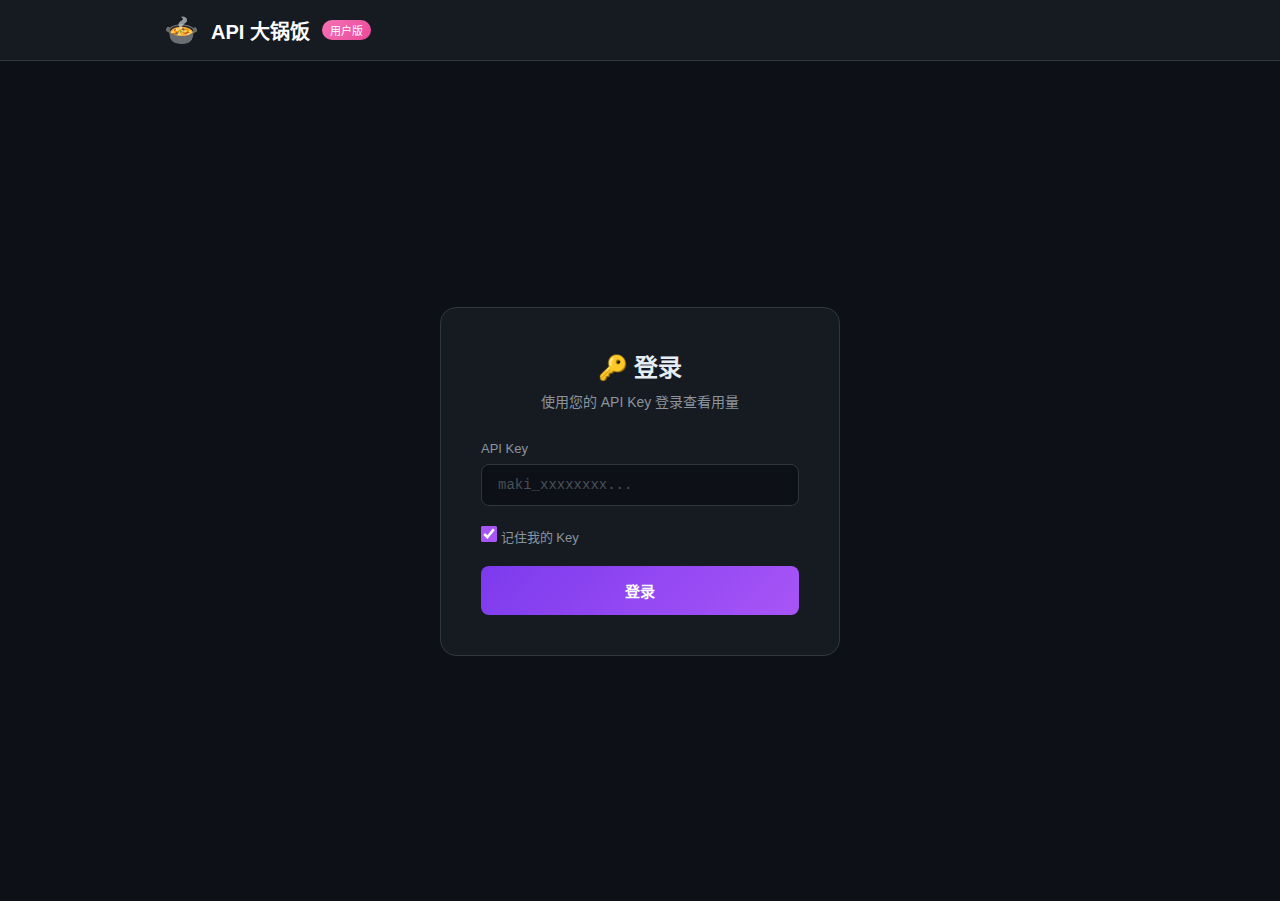
<file: static/potluck-user.html>
<!DOCTYPE html>
<html lang="zh-CN">
<head>
    <meta charset="UTF-8">
    <meta name="viewport" content="width=device-width, initial-scale=1.0">
    <title>API 大锅饭 - 我的用量</title>
    <style>
        * { margin: 0; padding: 0; box-sizing: border-box; }
        body { 
            font-family: -apple-system, BlinkMacSystemFont, 'Segoe UI', Roboto, sans-serif; 
            background: #0d1117;
            min-height: 100vh; 
            color: #e6edf3;
        }
        
        /* 顶部导航 */
        .navbar {
            background: #161b22;
            border-bottom: 1px solid #30363d;
            position: sticky;
            top: 0;
            z-index: 100;
        }
        .navbar-inner {
            max-width: 1000px;
            margin: 0 auto;
            padding: 0 24px;
            height: 60px;
            display: flex;
            align-items: center;
            justify-content: space-between;
        }
        .navbar-brand {
            display: flex;
            align-items: center;
            gap: 12px;
            font-size: 20px;
            font-weight: 700;
            color: #fff;
        }
        .navbar-brand .icon { font-size: 28px; }
        .navbar-brand .badge {
            background: linear-gradient(135deg, #f472b6, #ec4899);
            color: #fff;
            font-size: 11px;
            padding: 2px 8px;
            border-radius: 10px;
            font-weight: 500;
        }
        .navbar-user {
            display: flex;
            align-items: center;
            gap: 16px;
        }
        .navbar-user .welcome {
            color: #8b949e;
            font-size: 14px;
        }
        .navbar-user .welcome strong { color: #e6edf3; }
        .btn-logout {
            background: linear-gradient(135deg, #f472b6, #ec4899);
            color: #fff;
            border: none;
            padding: 8px 16px;
            border-radius: 8px;
            font-size: 13px;
            font-weight: 600;
            cursor: pointer;
            display: flex;
            align-items: center;
            gap: 6px;
            transition: all 0.2s;
        }
        .btn-logout:hover { opacity: 0.9; transform: translateY(-1px); }
        
        /* 主容器 */
        .main-container {
            max-width: 1000px;
            margin: 0 auto;
            padding: 30px 24px;
        }
        
        /* Tab 导航 */
        .tab-nav {
            display: flex;
            gap: 8px;
            border-bottom: 1px solid #30363d;
            margin-bottom: 30px;
            justify-content: center;
        }
        .tab-btn {
            background: none;
            border: none;
            color: #8b949e;
            padding: 12px 20px;
            font-size: 14px;
            font-weight: 500;
            cursor: pointer;
            border-bottom: 2px solid transparent;
            transition: all 0.2s;
        }
        .tab-btn:hover { color: #e6edf3; }
        .tab-btn.active {
            color: #e6edf3;
            border-bottom-color: #f472b6;
        }
        .tab-content { display: none; }
        .tab-content.active { display: block; }
        
        /* 区块标题 */
        .section-title {
            font-size: 18px;
            font-weight: 600;
            color: #e6edf3;
            margin-bottom: 20px;
        }
        
        /* 统计卡片网格 */
        .stats-grid {
            display: grid;
            grid-template-columns: repeat(4, 1fr);
            gap: 16px;
            margin-bottom: 24px;
        }
        
        /* 第一行：3列带边框卡片 */
        .stats-row-3 {
            display: grid;
            grid-template-columns: repeat(3, 1fr);
            gap: 12px;
            margin-bottom: 12px;
        }
        .stat-card-bordered {
            background: #161b22;
            border: 1px solid #30363d;
            border-radius: 12px;
            padding: 20px;
            text-align: center;
            position: relative;
        }
        .stat-card-bordered::before {
            content: '';
            position: absolute;
            top: -1px;
            left: -1px;
            right: -1px;
            height: 3px;
            border-radius: 12px 12px 0 0;
        }
        .stat-card-bordered.purple::before { background: linear-gradient(90deg, #a855f7, #7c3aed); }
        .stat-card-bordered.pink::before { background: linear-gradient(90deg, #ec4899, #f472b6); }
        .stat-card-bordered.green::before { background: linear-gradient(90deg, #10b981, #34d399); }
        .stat-card-bordered.cyan::before { background: linear-gradient(90deg, #06b6d4, #22d3ee); }
        .stat-card-bordered.orange::before { background: linear-gradient(90deg, #f59e0b, #fbbf24); }
        .stat-card-bordered .label {
            font-size: 12px;
            color: #8b949e;
            margin-bottom: 10px;
        }
        .stat-card-bordered .value {
            font-size: 28px;
            font-weight: 700;
            color: #e6edf3;
        }
        .stat-card-bordered .value .dim {
            font-size: 18px;
            color: #8b949e;
            font-weight: 400;
        }
        .stat-card-bordered.purple .value > span:first-child { color: #a855f7; }
        .stat-card-bordered.green .value > span:first-child { color: #10b981; }
        .stat-card-bordered.cyan .value { color: #22d3ee; }
        
        /* 第二行：2列大卡片 */
        .stats-row-2 {
            display: grid;
            grid-template-columns: repeat(2, 1fr);
            gap: 12px;
            margin-bottom: 24px;
        }
        .stat-card-large {
            background: #161b22;
            border: 1px solid #30363d;
            border-radius: 12px;
            padding: 28px 24px;
            text-align: center;
        }
        .stat-card-large .value {
            font-size: 36px;
            font-weight: 700;
            margin-bottom: 8px;
        }
        .stat-card-large .value .highlight { color: #22d3ee; }
        .stat-card-large .value .highlight.green { color: #10b981; }
        .stat-card-large .value .dim { font-size: 24px; color: #8b949e; font-weight: 400; }
        .stat-card-large .label { font-size: 13px; color: #8b949e; }
        
        .stat-card {
            background: #161b22;
            border: 1px solid #30363d;
            border-radius: 12px;
            padding: 20px;
            text-align: center;
            position: relative;
            overflow: hidden;
        }
        .stat-card::before {
            content: '';
            position: absolute;
            top: 0;
            left: 0;
            right: 0;
            height: 3px;
        }
        .stat-card.purple::before { background: linear-gradient(90deg, #a855f7, #7c3aed); }
        .stat-card.pink::before { background: linear-gradient(90deg, #ec4899, #f472b6); }
        .stat-card.cyan::before { background: linear-gradient(90deg, #06b6d4, #22d3ee); }
        .stat-card.green::before { background: linear-gradient(90deg, #10b981, #34d399); }
        .stat-card.orange::before { background: linear-gradient(90deg, #f59e0b, #fbbf24); }
        .stat-card .label {
            font-size: 12px;
            color: #8b949e;
            margin-bottom: 8px;
        }
        .stat-card .value {
            font-size: 32px;
            font-weight: 700;
        }
        .stat-card.purple .value { color: #a855f7; }
        .stat-card.pink .value { color: #ec4899; }
        .stat-card.cyan .value { color: #22d3ee; }
        .stat-card.green .value { color: #10b981; }
        .stat-card.orange .value { color: #f59e0b; }
        .stat-card .sub { font-size: 14px; color: #8b949e; }
        
        /* 大统计卡片 */
        .stats-large {
            display: grid;
            grid-template-columns: repeat(2, 1fr);
            gap: 16px;
            margin-bottom: 24px;
        }
        .stat-large {
            background: #161b22;
            border: 1px solid #30363d;
            border-radius: 12px;
            padding: 24px;
            text-align: center;
        }
        .stat-large .value {
            font-size: 42px;
            font-weight: 700;
            margin-bottom: 8px;
        }
        .stat-large .value .highlight { color: #22d3ee; }
        .stat-large .value .dim { color: #8b949e; }
        .stat-large .label { font-size: 13px; color: #8b949e; }
        
        /* 操作卡片 */
        .action-card {
            background: linear-gradient(135deg, #1e1b4b 0%, #312e81 100%);
            border: 1px solid #4c1d95;
            border-radius: 12px;
            padding: 20px 24px;
            display: flex;
            align-items: center;
            justify-content: space-between;
            margin-bottom: 24px;
        }
        .action-card-content {
            display: flex;
            align-items: center;
            gap: 16px;
        }
        .action-card-icon {
            width: 48px;
            height: 48px;
            background: rgba(168, 85, 247, 0.2);
            border-radius: 12px;
            display: flex;
            align-items: center;
            justify-content: center;
            font-size: 24px;
        }
        .action-card-text h4 {
            font-size: 15px;
            font-weight: 600;
            color: #e6edf3;
            margin-bottom: 4px;
        }
        .action-card-text p {
            font-size: 13px;
            color: #8b949e;
        }
        .btn-action {
            background: linear-gradient(135deg, #7c3aed, #a855f7);
            color: #fff;
            border: none;
            padding: 10px 20px;
            border-radius: 8px;
            font-size: 13px;
            font-weight: 600;
            cursor: pointer;
            display: flex;
            align-items: center;
            gap: 6px;
            transition: all 0.2s;
            white-space: nowrap;
        }
        .btn-action:hover { opacity: 0.9; transform: translateY(-1px); }
        
        /* 凭证列表 */
        .credentials-list {
            display: flex;
            flex-direction: column;
            gap: 12px;
        }
        .credential-item {
            background: #161b22;
            border: 1px solid #30363d;
            border-radius: 12px;
            padding: 16px 20px;
            display: flex;
            align-items: center;
            justify-content: space-between;
            gap: 16px;
            transition: all 0.2s;
        }
        .credential-item:hover {
            border-color: #8b949e;
        }
        .credential-info {
            display: flex;
            align-items: center;
            gap: 14px;
            flex: 1;
            min-width: 0;
        }
        .credential-icon {
            width: 40px;
            height: 40px;
            background: #21262d;
            border-radius: 10px;
            display: flex;
            align-items: center;
            justify-content: center;
            font-size: 20px;
            flex-shrink: 0;
        }
        .credential-details { flex: 1; min-width: 0; }
        .credential-name {
            font-size: 14px;
            font-weight: 600;
            color: #e6edf3;
            margin-bottom: 4px;
        }
        .credential-path {
            font-size: 12px;
            color: #8b949e;
            font-family: monospace;
            overflow: hidden;
            text-overflow: ellipsis;
            white-space: nowrap;
        }
        .credential-status {
            display: flex;
            align-items: center;
            gap: 6px;
            font-size: 12px;
            padding: 4px 10px;
            border-radius: 20px;
            flex-shrink: 0;
        }
        .credential-status.healthy {
            background: rgba(16, 185, 129, 0.15);
            color: #10b981;
        }
        .credential-status.unhealthy {
            background: rgba(239, 68, 68, 0.15);
            color: #ef4444;
        }
        .credential-status.unknown {
            background: rgba(139, 148, 158, 0.15);
            color: #8b949e;
        }
        .credential-status.checking {
            background: rgba(251, 191, 36, 0.15);
            color: #fbbf24;
        }
        .credential-actions {
            display: flex;
            gap: 8px;
            flex-shrink: 0;
        }
        .btn-icon {
            background: #21262d;
            border: 1px solid #30363d;
            color: #8b949e;
            width: 36px;
            height: 36px;
            border-radius: 8px;
            display: flex;
            align-items: center;
            justify-content: center;
            cursor: pointer;
            transition: all 0.2s;
        }
        .btn-icon:hover {
            background: #30363d;
            color: #e6edf3;
        }
        .btn-icon.danger:hover {
            background: rgba(239, 68, 68, 0.15);
            border-color: #ef4444;
            color: #ef4444;
        }
        
        /* 空状态 */
        .empty-state {
            text-align: center;
            padding: 60px 20px;
            color: #8b949e;
        }
        .empty-state .icon { font-size: 48px; margin-bottom: 16px; }
        .empty-state p { font-size: 14px; }
        
        /* 登录页面 */
        .login-container {
            min-height: calc(100vh - 60px);
            display: flex;
            align-items: center;
            justify-content: center;
            padding: 24px;
        }
        .login-box {
            background: #161b22;
            border: 1px solid #30363d;
            border-radius: 16px;
            padding: 40px;
            width: 100%;
            max-width: 400px;
        }
        .login-box h2 {
            font-size: 24px;
            font-weight: 700;
            color: #e6edf3;
            text-align: center;
            margin-bottom: 8px;
        }
        .login-box .subtitle {
            text-align: center;
            color: #8b949e;
            font-size: 14px;
            margin-bottom: 30px;
        }
        .form-group { margin-bottom: 20px; }
        .form-group label {
            display: block;
            font-size: 13px;
            color: #8b949e;
            margin-bottom: 8px;
        }
        .form-input {
            width: 100%;
            background: #0d1117;
            border: 1px solid #30363d;
            border-radius: 8px;
            padding: 12px 16px;
            color: #e6edf3;
            font-size: 14px;
            font-family: monospace;
            transition: all 0.2s;
        }
        .form-input:focus {
            outline: none;
            border-color: #a855f7;
            box-shadow: 0 0 0 3px rgba(168, 85, 247, 0.15);
        }
        .form-input::placeholder { color: #484f58; }
        .form-checkbox {
            display: flex;
            align-items: center;
            gap: 8px;
            font-size: 13px;
            color: #8b949e;
            cursor: pointer;
        }
        .form-checkbox input {
            width: 16px;
            height: 16px;
            accent-color: #a855f7;
        }
        .btn-login {
            width: 100%;
            background: linear-gradient(135deg, #7c3aed, #a855f7);
            color: #fff;
            border: none;
            padding: 14px;
            border-radius: 8px;
            font-size: 15px;
            font-weight: 600;
            cursor: pointer;
            transition: all 0.2s;
        }
        .btn-login:hover { opacity: 0.9; }
        .btn-login:disabled {
            background: #30363d;
            color: #484f58;
            cursor: not-allowed;
        }
        
        /* 模态框 */
        .modal-overlay {
            position: fixed;
            top: 0;
            left: 0;
            width: 100%;
            height: 100%;
            background: rgba(0, 0, 0, 0.7);
            display: none;
            align-items: center;
            justify-content: center;
            z-index: 1000;
            padding: 20px;
        }
        .modal-overlay.active { display: flex; }
        .modal {
            background: #161b22;
            border: 1px solid #30363d;
            border-radius: 16px;
            width: 100%;
            max-width: 600px;
            max-height: 90vh;
            overflow: hidden;
            display: flex;
            flex-direction: column;
        }
        .modal-header {
            padding: 20px 24px;
            border-bottom: 1px solid #30363d;
            display: flex;
            align-items: center;
            justify-content: space-between;
        }
        .modal-header h3 {
            font-size: 18px;
            font-weight: 600;
            color: #e6edf3;
            display: flex;
            align-items: center;
            gap: 10px;
        }
        .modal-close {
            background: none;
            border: none;
            color: #8b949e;
            font-size: 24px;
            cursor: pointer;
            padding: 4px;
            line-height: 1;
        }
        .modal-close:hover { color: #e6edf3; }
        .modal-body {
            padding: 24px;
            overflow-y: auto;
            flex: 1;
        }
        .modal-footer {
            padding: 16px 24px;
            border-top: 1px solid #30363d;
            display: flex;
            justify-content: flex-end;
            gap: 12px;
        }
        .btn-secondary {
            background: #21262d;
            border: 1px solid #30363d;
            color: #e6edf3;
            padding: 10px 20px;
            border-radius: 8px;
            font-size: 14px;
            font-weight: 500;
            cursor: pointer;
            transition: all 0.2s;
        }
        .btn-secondary:hover { background: #30363d; }
        .btn-primary {
            background: linear-gradient(135deg, #7c3aed, #a855f7);
            border: none;
            color: #fff;
            padding: 10px 20px;
            border-radius: 8px;
            font-size: 14px;
            font-weight: 600;
            cursor: pointer;
            transition: all 0.2s;
        }
        .btn-primary:hover { opacity: 0.9; }
        .btn-primary:disabled {
            background: #30363d;
            color: #484f58;
            cursor: not-allowed;
        }
        
        /* 模式切换 */
        .mode-toggle {
            display: flex;
            gap: 8px;
            margin-bottom: 20px;
        }
        .mode-btn {
            flex: 1;
            background: #21262d;
            border: 2px solid #30363d;
            color: #8b949e;
            padding: 12px;
            border-radius: 8px;
            font-size: 13px;
            font-weight: 600;
            cursor: pointer;
            transition: all 0.2s;
            display: flex;
            align-items: center;
            justify-content: center;
            gap: 8px;
        }
        .mode-btn:hover { border-color: #8b949e; }
        .mode-btn.active {
            background: rgba(168, 85, 247, 0.15);
            border-color: #a855f7;
            color: #a855f7;
        }
        
        /* 文件上传区域 */
        .upload-zone {
            border: 2px dashed #30363d;
            border-radius: 12px;
            padding: 40px 20px;
            text-align: center;
            cursor: pointer;
            transition: all 0.2s;
            margin-bottom: 16px;
        }
        .upload-zone:hover {
            border-color: #a855f7;
            background: rgba(168, 85, 247, 0.05);
        }
        .upload-zone .icon { font-size: 40px; margin-bottom: 12px; }
        .upload-zone p { color: #8b949e; font-size: 14px; }
        .upload-zone .hint { font-size: 12px; color: #484f58; margin-top: 8px; }
        
        /* 文件列表 */
        .file-list {
            background: #0d1117;
            border-radius: 8px;
            padding: 12px;
            margin-bottom: 16px;
        }
        .file-item {
            display: flex;
            align-items: center;
            justify-content: space-between;
            padding: 8px 12px;
            background: #161b22;
            border-radius: 6px;
            margin-bottom: 6px;
        }
        .file-item:last-child { margin-bottom: 0; }
        .file-item-info {
            display: flex;
            align-items: center;
            gap: 10px;
            flex: 1;
            min-width: 0;
        }
        .file-item-name {
            font-size: 13px;
            color: #e6edf3;
            overflow: hidden;
            text-overflow: ellipsis;
            white-space: nowrap;
        }
        .file-item-fields {
            font-size: 11px;
            color: #8b949e;
        }
        .file-item-remove {
            background: none;
            border: none;
            color: #8b949e;
            cursor: pointer;
            padding: 4px;
        }
        .file-item-remove:hover { color: #ef4444; }
        
        /* 验证结果 */
        .validation-result {
            padding: 16px;
            border-radius: 8px;
            margin-bottom: 16px;
        }
        .validation-result.success {
            background: rgba(16, 185, 129, 0.1);
            border: 1px solid rgba(16, 185, 129, 0.3);
        }
        .validation-result.error {
            background: rgba(239, 68, 68, 0.1);
            border: 1px solid rgba(239, 68, 68, 0.3);
        }
        .validation-result h4 {
            font-size: 14px;
            font-weight: 600;
            margin-bottom: 10px;
            display: flex;
            align-items: center;
            gap: 8px;
        }
        .validation-result.success h4 { color: #10b981; }
        .validation-result.error h4 { color: #ef4444; }
        .validation-result ul {
            list-style: none;
            font-size: 13px;
        }
        .validation-result li {
            padding: 4px 0;
            display: flex;
            align-items: center;
            gap: 8px;
        }
        .validation-result .found { color: #10b981; }
        .validation-result .missing { color: #ef4444; }
        
        /* JSON 预览 */
        .json-preview {
            background: #0d1117;
            border-radius: 8px;
            padding: 16px;
            margin-bottom: 16px;
        }
        .json-preview-header {
            font-size: 13px;
            font-weight: 600;
            color: #8b949e;
            margin-bottom: 12px;
            display: flex;
            align-items: center;
            gap: 8px;
        }
        .json-preview pre {
            font-family: monospace;
            font-size: 12px;
            color: #7ee787;
            white-space: pre-wrap;
            word-break: break-all;
            max-height: 150px;
            overflow: auto;
        }
        
        /* 提示信息 */
        .info-box {
            background: rgba(168, 85, 247, 0.1);
            border: 1px solid rgba(168, 85, 247, 0.3);
            border-radius: 8px;
            padding: 14px 16px;
            margin-bottom: 20px;
        }
        .info-box p {
            font-size: 13px;
            color: #c4b5fd;
        }
        .info-box code {
            background: rgba(0, 0, 0, 0.3);
            padding: 2px 6px;
            border-radius: 4px;
            font-family: monospace;
            font-size: 12px;
        }
        
        /* Toast */
        .toast {
            position: fixed;
            bottom: 24px;
            right: 24px;
            background: #161b22;
            border: 1px solid #30363d;
            border-radius: 8px;
            padding: 14px 20px;
            color: #e6edf3;
            font-size: 14px;
            box-shadow: 0 8px 24px rgba(0, 0, 0, 0.4);
            transform: translateY(100px);
            opacity: 0;
            transition: all 0.3s;
            z-index: 2000;
            display: flex;
            align-items: center;
            gap: 10px;
        }
        .toast.show { transform: translateY(0); opacity: 1; }
        .toast.success { border-left: 4px solid #10b981; }
        .toast.error { border-left: 4px solid #ef4444; }
        
        /* 响应式 */
        @media (max-width: 768px) {
            .navbar-inner { padding: 0 16px; }
            .navbar-user .welcome { display: none; }
            .btn-logout span:first-child { display: none; }
            .main-container { padding: 20px 16px; }
            .stats-grid { grid-template-columns: repeat(2, 1fr); }
            .stats-row-3 { grid-template-columns: repeat(3, 1fr); gap: 8px; }
            .stats-row-2 { grid-template-columns: 1fr; gap: 8px; }
            .stat-card-bordered .value { font-size: 22px; }
            .stat-card-bordered .value .dim { font-size: 14px; }
            .stat-card-large .value { font-size: 28px; }
            .stat-card-large .value .dim { font-size: 18px; }
            .stats-large { grid-template-columns: 1fr; }
            .action-card { flex-direction: column; gap: 16px; text-align: center; }
            .action-card-content { flex-direction: column; }
            .credential-item { flex-direction: column; align-items: flex-start; }
            .credential-actions { width: 100%; justify-content: flex-end; }
            .tab-nav { overflow-x: auto; }
            .tab-btn { white-space: nowrap; padding: 12px 16px; }
        }
        @media (max-width: 480px) {
            .stats-grid { grid-template-columns: repeat(2, 1fr); }
            .stats-row-3 { grid-template-columns: 1fr; }
            .stat-card-bordered { padding: 16px; }
            .stat-card-bordered .value { font-size: 24px; }
            .stat-card .value { font-size: 28px; }
            .stat-large .value { font-size: 32px; }
            .upload-providers-grid { grid-template-columns: 1fr; }
        }
        
        /* 提供商上传卡片 */
        .upload-providers-grid {
            display: grid;
            grid-template-columns: repeat(auto-fill, minmax(280px, 1fr));
            gap: 16px;
        }
        .upload-provider-card {
            background: #161b22;
            border: 1px solid #30363d;
            border-radius: 12px;
            padding: 20px;
            display: flex;
            flex-direction: column;
            align-items: center;
            text-align: center;
            transition: all 0.2s;
        }
        .upload-provider-card:hover {
            border-color: #8b949e;
        }
        .upload-provider-icon {
            font-size: 32px;
            margin-bottom: 12px;
        }
        .upload-provider-info {
            margin-bottom: 16px;
        }
        .upload-provider-name {
            font-size: 15px;
            font-weight: 600;
            color: #e6edf3;
            margin-bottom: 4px;
        }
        .upload-provider-type {
            font-size: 11px;
            color: #8b949e;
            font-family: monospace;
        }
        .btn-upload {
            width: 100%;
            background: #21262d;
            border: 1px solid #30363d;
            color: #e6edf3;
            padding: 10px 16px;
            border-radius: 8px;
            font-size: 13px;
            font-weight: 500;
            cursor: pointer;
            transition: all 0.2s;
        }
        .btn-upload:hover {
            background: #30363d;
            border-color: #8b949e;
        }
        .btn-upload:disabled {
            opacity: 0.6;
            cursor: not-allowed;
        }
        .upload-provider-status {
            margin-top: 10px;
            font-size: 12px;
            min-height: 18px;
            word-break: break-all;
        }
        .upload-provider-status.success { color: #10b981; }
        .upload-provider-status.error { color: #ef4444; }
</style>
</head>
<body>
    <!-- 顶部导航 -->
    <nav class="navbar">
        <div class="navbar-inner">
            <div class="navbar-brand">
                <span class="icon">🍲</span>
                <span>API 大锅饭</span>
                <span class="badge">用户版</span>
            </div>
            <div class="navbar-user" id="navbarUser" style="display: none;">
                <span class="welcome">欢迎, <strong id="navUserName">-</strong></span>
                <button class="btn-logout" onclick="logout()">
                    <span>↪</span> 退出登录
                </button>
            </div>
        </div>
    </nav>

    <!-- 登录页面 -->
    <div class="login-container" id="loginContainer">
        <div class="login-box">
            <h2>🔑 登录</h2>
            <p class="subtitle">使用您的 API Key 登录查看用量</p>
            <div class="form-group">
                <label>API Key</label>
                <input type="text" class="form-input" id="apiKeyInput" placeholder="maki_xxxxxxxx..." autocomplete="off">
            </div>
            <div class="form-group">
                <label class="form-checkbox">
                    <input type="checkbox" id="rememberKey" checked>
                    <span>记住我的 Key</span>
                </label>
            </div>
            <button class="btn-login" id="loginBtn" onclick="login()">登录</button>
        </div>
    </div>

    <!-- 主内容区 -->
    <div class="main-container" id="mainContainer" style="display: none;">
        <!-- Tab 导航 -->
        <div class="tab-nav">
            <button class="tab-btn active" data-tab="stats" onclick="switchTab('stats')">个人统计</button>
            <button class="tab-btn" data-tab="credentials" onclick="switchTab('credentials')">凭证管理</button>
            <button class="tab-btn" data-tab="apikey" onclick="switchTab('apikey')">API密钥</button>
            <button class="tab-btn" data-tab="upload" onclick="switchTab('upload')">上传凭证</button>
        </div>

        <!-- 个人统计 Tab -->
        <div class="tab-content active" id="tabStats">
            <h3 class="section-title">个人使用统计</h3>
            
            <!-- 第一行：3个小统计卡片 -->
            <div class="stats-row-3">
                <div class="stat-card-bordered purple">
                    <div class="label">每日用量</div>
                    <div class="value"><span id="statToday">0</span><span class="dim"> / <span id="statLimit">0</span></span></div>
                </div>
                <div class="stat-card-bordered green">
                    <div class="label">资源包</div>
                    <div class="value"><span id="statBonusUsed">0</span><span class="dim"> / <span id="statBonusTotal">0</span></span></div>
                </div>
                <div class="stat-card-bordered cyan">
                    <div class="label">累计调用</div>
                    <div class="value" id="statTotal">0</div>
                </div>
            </div>
            
            <!-- 第二行：2个大统计卡片 -->
            <div class="stats-row-2">
                <div class="stat-card-large">
                    <div class="value">
                        <span class="highlight" id="usageToday">0</span>
                        <span class="dim"> / <span id="usageLimit">0</span></span>
                    </div>
                    <div class="label">总已使用 / 总配额上限</div>
                </div>
                <div class="stat-card-large">
                    <div class="value">
                        <span class="highlight green" id="credentialCount">0</span>
                    </div>
                    <div class="label">有效凭证数</div>
                </div>
            </div>
            
            <!-- 操作卡片 -->
            <div class="action-card">
                <div class="action-card-content">
                    <div class="action-card-icon">🎁</div>
                    <div class="action-card-text">
                        <h4>获取凭证，上传使用</h4>
                        <p>通过 AWS SSO 或 OAuth 授权获取凭证文件</p>
                    </div>
                </div>
                <button class="btn-action" onclick="switchTab('upload')">
                    <span>↗</span> 立即上传
                </button>
            </div>
        </div>

        <!-- 凭证管理 Tab -->
        <div class="tab-content" id="tabCredentials">
            <div style="display: flex; justify-content: space-between; align-items: center; margin-bottom: 20px;">
                <h3 class="section-title" style="margin-bottom: 0;">我的凭证</h3>
                <button class="btn-secondary" onclick="loadCredentials()">🔄 刷新</button>
            </div>
            
            <div class="credentials-list" id="credentialsList">
                <div class="empty-state">
                    <div class="icon">📭</div>
                    <p>暂无凭证，请通过上传功能添加</p>
                </div>
            </div>
        </div>

        <!-- API密钥 Tab -->
        <div class="tab-content" id="tabApikey">
            <h3 class="section-title">API密钥</h3>
            
            <!-- API Key 显示区域 -->
            <div style="background: #161b22; border: 1px solid #30363d; border-radius: 12px; padding: 24px; margin-bottom: 24px;">
                <input type="text" class="form-input" id="displayApiKeyFull" readonly 
                    style="font-family: monospace; font-size: 14px; text-align: center; margin-bottom: 16px; background: #0d1117;">
                
                <div style="display: flex; gap: 12px; justify-content: center;">
                    <button class="btn-action" style="flex: 1; max-width: 200px; background: linear-gradient(135deg, #2563eb, #3b82f6); justify-content: center;" onclick="copyApiKey()">
                        <span id="copyKeyIcon">📋</span> <span id="copyKeyText">复制</span>
                    </button>
                    <button class="btn-action" style="flex: 1; max-width: 200px; background: linear-gradient(135deg, #f59e0b, #fbbf24); justify-content: center;" onclick="showRegenerateModal()">
                        <span>🔄</span> 更改
                    </button>
                </div>
            </div>
            
            <div class="info-box" style="background: rgba(139, 148, 158, 0.1); border-color: rgba(139, 148, 158, 0.3);">
                <p style="color: #8b949e; font-size: 13px;">
                    💡 API Key 用于访问 API 服务。请妥善保管，不要泄露给他人。如果 Key 泄露，请立即更改。
                </p>
            </div>
        </div>

        <!-- 上传凭证 Tab -->
        <div class="tab-content" id="tabUpload">
            <h3 class="section-title">上传授权凭证</h3>
            
            <!-- Kiro AWS 导入卡片 -->
            <div class="action-card" style="margin-bottom: 16px;">
                <div class="action-card-content">
                    <div class="action-card-icon">☁️</div>
                    <div class="action-card-text">
                        <h4>Kiro AWS 导入</h4>
                        <p>从 AWS SSO cache 导入 Kiro 凭据</p>
                    </div>
                </div>
                <button class="btn-action" onclick="showAwsImportModal()">
                    <span>📤</span> 导入
                </button>
            </div>
            
            <!-- Kiro 批量导入卡片 -->
            <div class="action-card" style="background: linear-gradient(135deg, #134e4a 0%, #115e59 100%); border-color: #14b8a6; margin-bottom: 24px;">
                <div class="action-card-content">
                    <div class="action-card-icon" style="background: rgba(20, 184, 166, 0.2);">🔄</div>
                    <div class="action-card-text">
                        <h4>Kiro RefreshToken 批量导入</h4>
                        <p>批量导入 Refresh Token</p>
                    </div>
                </div>
                <button class="btn-action" style="background: linear-gradient(135deg, #0d9488, #14b8a6);" onclick="showBatchImportModal()">
                    <span>📋</span> 导入
                </button>
            </div>
            
            <!-- 授权文件上传 -->
            <h3 class="section-title" style="margin-top: 32px;">授权文件上传</h3>
            <p style="color: #8b949e; font-size: 13px; margin-bottom: 16px;">上传 OAuth 授权文件到对应的提供商目录</p>
            
            <div class="upload-providers-grid">
                <div class="upload-provider-card" data-provider="gemini-cli-oauth">
                    <div class="upload-provider-icon">🔷</div>
                    <div class="upload-provider-info">
                        <div class="upload-provider-name">Gemini CLI</div>
                        <div class="upload-provider-type">gemini-cli-oauth</div>
                    </div>
                    <input type="file" class="provider-file-input" accept=".json,.txt,.key,.pem" style="display:none">
                    <button class="btn-upload" onclick="triggerProviderUpload(this)">
                        <span class="btn-upload-text">选择文件</span>
                        <span class="btn-upload-loading" style="display:none">上传中...</span>
                    </button>
                    <div class="upload-provider-status"></div>
                </div>
                
                <div class="upload-provider-card" data-provider="gemini-antigravity">
                    <div class="upload-provider-icon">🌀</div>
                    <div class="upload-provider-info">
                        <div class="upload-provider-name">Antigravity</div>
                        <div class="upload-provider-type">gemini-antigravity</div>
                    </div>
                    <input type="file" class="provider-file-input" accept=".json,.txt,.key,.pem" style="display:none">
                    <button class="btn-upload" onclick="triggerProviderUpload(this)">
                        <span class="btn-upload-text">选择文件</span>
                        <span class="btn-upload-loading" style="display:none">上传中...</span>
                    </button>
                    <div class="upload-provider-status"></div>
                </div>
                
                <div class="upload-provider-card" data-provider="claude-kiro-oauth">
                    <div class="upload-provider-icon">🤖</div>
                    <div class="upload-provider-info">
                        <div class="upload-provider-name">Kiro (Claude)</div>
                        <div class="upload-provider-type">claude-kiro-oauth</div>
                    </div>
                    <input type="file" class="provider-file-input" accept=".json,.txt,.key,.pem" style="display:none">
                    <button class="btn-upload" onclick="triggerProviderUpload(this)">
                        <span class="btn-upload-text">选择文件</span>
                        <span class="btn-upload-loading" style="display:none">上传中...</span>
                    </button>
                    <div class="upload-provider-status"></div>
                </div>
                
                <div class="upload-provider-card" data-provider="openai-qwen-oauth">
                    <div class="upload-provider-icon">🌐</div>
                    <div class="upload-provider-info">
                        <div class="upload-provider-name">Qwen (OpenAI)</div>
                        <div class="upload-provider-type">openai-qwen-oauth</div>
                    </div>
                    <input type="file" class="provider-file-input" accept=".json,.txt,.key,.pem" style="display:none">
                    <button class="btn-upload" onclick="triggerProviderUpload(this)">
                        <span class="btn-upload-text">选择文件</span>
                        <span class="btn-upload-loading" style="display:none">上传中...</span>
                    </button>
                    <div class="upload-provider-status"></div>
                </div>
                
                <div class="upload-provider-card" data-provider="openai-iflow">
                    <div class="upload-provider-icon">🔄</div>
                    <div class="upload-provider-info">
                        <div class="upload-provider-name">iFlow (OpenAI)</div>
                        <div class="upload-provider-type">openai-iflow</div>
                    </div>
                    <input type="file" class="provider-file-input" accept=".json,.txt,.key,.pem" style="display:none">
                    <button class="btn-upload" onclick="triggerProviderUpload(this)">
                        <span class="btn-upload-text">选择文件</span>
                        <span class="btn-upload-loading" style="display:none">上传中...</span>
                    </button>
                    <div class="upload-provider-status"></div>
                </div>
            </div>
        </div>
    </div>

    <!-- Toast -->
    <div id="toast" class="toast"></div>

    <!-- AWS 导入模态框 -->
    <div class="modal-overlay" id="awsImportModal">
        <div class="modal">
            <div class="modal-header">
                <h3>☁️ Kiro AWS 导入</h3>
                <button class="modal-close" onclick="closeModal('awsImportModal')">&times;</button>
            </div>
            <div class="modal-body">
                <div class="info-box">
                    <p>从 AWS SSO cache 目录导入凭据文件</p>
                    <p style="margin-top: 8px;"><code>C:\Users\{username}\.aws\sso\cache</code></p>
                </div>
                
                <!-- 模式切换 -->
                <div class="mode-toggle">
                    <button class="mode-btn active" id="modeFileBtn" onclick="switchAwsMode('file')">
                        📁 文件上传
                    </button>
                    <button class="mode-btn" id="modeJsonBtn" onclick="switchAwsMode('json')">
                        📝 JSON 粘贴
                    </button>
                </div>
                
                <!-- 文件上传模式 -->
                <div id="fileModeSection">
                    <div class="upload-zone" id="uploadZone">
                        <input type="file" id="awsFilesInput" multiple accept=".json" style="display: none;">
                        <div class="icon">📤</div>
                        <p>拖拽 JSON 文件到此处，或点击选择</p>
                        <p class="hint">支持多文件上传，系统将智能合并</p>
                    </div>
                    
                    <div class="file-list" id="fileList" style="display: none;"></div>
                </div>
                
                <!-- JSON 输入模式 -->
                <div id="jsonModeSection" style="display: none;">
                    <textarea class="form-input" id="awsJsonInput" rows="10" style="resize: vertical; font-family: monospace;" placeholder='{
  "clientId": "...",
  "clientSecret": "...",
  "accessToken": "...",
  "refreshToken": "..."
}'></textarea>
                </div>
                
                <!-- 验证结果 -->
                <div class="validation-result" id="validationResult" style="display: none;"></div>
                
                <!-- JSON 预览 -->
                <div class="json-preview" id="jsonPreview" style="display: none;">
                    <div class="json-preview-header">👁️ 合并预览（敏感信息已脱敏）</div>
                    <pre id="jsonPreviewContent"></pre>
                </div>
            </div>
            <div class="modal-footer">
                <button class="btn-secondary" onclick="closeModal('awsImportModal')">取消</button>
                <button class="btn-primary" id="awsImportBtn" onclick="startAwsImport()" disabled>导入</button>
            </div>
        </div>
    </div>

    <!-- 批量导入模态框 -->
    <div class="modal-overlay" id="batchImportModal">
        <div class="modal">
            <div class="modal-header">
                <h3>🔄 Kiro RefreshToken 批量导入</h3>
                <button class="modal-close" onclick="closeModal('batchImportModal')">&times;</button>
            </div>
            <div class="modal-body">
                <div class="info-box" style="background: rgba(20, 184, 166, 0.1); border-color: rgba(20, 184, 166, 0.3);">
                    <p style="color: #5eead4;">请输入 refreshToken，每行一个。系统将自动刷新并生成凭据文件。</p>
                </div>
                
                <textarea class="form-input" id="batchTokensInput" rows="10" style="resize: vertical; font-family: monospace;" placeholder="aorAxxxxxxxx
aorAyyyyyyyy"></textarea>
                
                <div id="batchProgress" style="display: none; margin-top: 16px;">
                    <div style="display: flex; justify-content: space-between; font-size: 12px; color: #8b949e; margin-bottom: 8px;">
                        <span id="batchProgressText">正在导入...</span>
                        <span id="batchProgressPercent">0%</span>
                    </div>
                    <div style="height: 6px; background: #21262d; border-radius: 3px; overflow: hidden;">
                        <div id="batchProgressBar" style="height: 100%; width: 0%; background: linear-gradient(90deg, #14b8a6, #5eead4); transition: width 0.3s;"></div>
                    </div>
                    <div id="batchResults" style="margin-top: 12px; max-height: 150px; overflow-y: auto; font-size: 12px; font-family: monospace;"></div>
                </div>
            </div>
            <div class="modal-footer">
                <button class="btn-secondary" onclick="closeModal('batchImportModal')">取消</button>
                <button class="btn-primary" style="background: linear-gradient(135deg, #0d9488, #14b8a6);" onclick="startBatchImport()">开始导入</button>
            </div>
        </div>
    </div>

    <!-- 重置 Key 模态框 -->
    <div class="modal-overlay" id="regenerateKeyModal">
        <div class="modal" style="max-width: 480px;">
            <div class="modal-header">
                <h3>🔑 重置 API Key</h3>
                <button class="modal-close" onclick="closeModal('regenerateKeyModal')">&times;</button>
            </div>
            <div class="modal-body">
                <!-- 确认阶段 -->
                <div id="regenerateConfirmSection">
                    <div class="info-box" style="background: rgba(239, 68, 68, 0.1); border-color: rgba(239, 68, 68, 0.3);">
                        <p style="color: #fca5a5;">⚠️ 重置后旧 Key 将立即失效，请确认操作：</p>
                    </div>
                    <ul style="color: #8b949e; font-size: 13px; margin: 16px 0; padding-left: 20px;">
                        <li style="margin-bottom: 8px;">旧 API Key 将无法继续使用</li>
                        <li style="margin-bottom: 8px;">需要使用新 Key 重新配置客户端</li>
                        <li>您的凭证数据会自动迁移到新 Key</li>
                    </ul>
                </div>
                <!-- 结果阶段 -->
                <div id="regenerateResultSection" style="display: none;">
                    <div class="info-box" style="background: rgba(16, 185, 129, 0.1); border-color: rgba(16, 185, 129, 0.3);">
                        <p style="color: #6ee7b7;">✅ API Key 重置成功！请妥善保存新 Key。</p>
                    </div>
                    <div style="margin-top: 16px;">
                        <label style="font-size: 12px; color: #8b949e; display: block; margin-bottom: 8px;">新 API Key</label>
                        <div style="display: flex; gap: 8px;">
                            <input type="text" class="form-input" id="newKeyDisplay" readonly style="flex: 1; font-family: monospace; font-size: 13px;">
                            <button class="btn-secondary" onclick="copyNewKey()" style="white-space: nowrap;">
                                <span id="copyBtnText">📋 复制</span>
                            </button>
                        </div>
                    </div>
                    <p style="font-size: 12px; color: #f59e0b; margin-top: 12px;">⚠️ 关闭此窗口后将无法再次查看完整 Key</p>
                </div>
            </div>
            <div class="modal-footer">
                <button class="btn-secondary" onclick="closeModal('regenerateKeyModal')" id="regenerateCancelBtn">取消</button>
                <button class="btn-primary" style="background: linear-gradient(135deg, #dc2626, #ef4444);" onclick="confirmRegenerateKey()" id="regenerateConfirmBtn">确认重置</button>
            </div>
        </div>
    </div>

    <script>
        const API_BASE = '/api/potluckuser';
        let currentApiKey = '';
        let isLoggedIn = false;
        
        // AWS 导入状态
        let awsUploadedFiles = [];
        let awsMergedCredentials = null;
        let awsCurrentMode = 'file';
        
        // 提供商配置
        const providerIcons = {
            'claude-kiro-oauth': '🤖',
            'gemini-cli-oauth': '🔷',
            'gemini-antigravity': '🌀',
            'openai-qwen-oauth': '🌐',
            'openai-iflow': '🔄'
        };
        const providerNames = {
            'claude-kiro-oauth': 'Kiro (Claude)',
            'gemini-cli-oauth': 'Gemini CLI',
            'gemini-antigravity': 'Antigravity',
            'openai-qwen-oauth': 'Qwen (OpenAI)',
            'openai-iflow': 'iFlow (OpenAI)'
        };
        
        // 初始化
        document.addEventListener('DOMContentLoaded', () => {
            initUploadZone();
            initProviderUploads();
            
            const savedKey = localStorage.getItem('potluck_user_key');
            if (savedKey) {
                document.getElementById('apiKeyInput').value = savedKey;
                login();
            }
            
            document.getElementById('apiKeyInput').addEventListener('keypress', (e) => {
                if (e.key === 'Enter') login();
            });
            
            document.getElementById('awsJsonInput').addEventListener('input', () => {
                if (awsCurrentMode === 'json') validateAwsJsonInput();
            });
        });
        
        // 初始化提供商上传
        function initProviderUploads() {
            document.querySelectorAll('.upload-provider-card').forEach(card => {
                const input = card.querySelector('.provider-file-input');
                const btn = card.querySelector('.btn-upload');
                const status = card.querySelector('.upload-provider-status');
                const providerType = card.dataset.provider;
                
                input.addEventListener('change', async (e) => {
                    const file = e.target.files[0];
                    if (!file) return;
                    
                    const allowedExtensions = ['.json', '.txt', '.key', '.pem', '.p12', '.pfx'];
                    const ext = '.' + file.name.split('.').pop().toLowerCase();
                    if (!allowedExtensions.includes(ext)) {
                        status.textContent = '不支持的文件类型';
                        status.className = 'upload-provider-status error';
                        input.value = '';
                        return;
                    }
                    
                    if (file.size > 5 * 1024 * 1024) {
                        status.textContent = '文件大小不能超过 5MB';
                        status.className = 'upload-provider-status error';
                        input.value = '';
                        return;
                    }
                    
                    btn.disabled = true;
                    btn.querySelector('.btn-upload-text').style.display = 'none';
                    btn.querySelector('.btn-upload-loading').style.display = 'inline';
                    status.textContent = '';
                    status.className = 'upload-provider-status';
                    
                    try {
                        const formData = new FormData();
                        formData.append('file', file);
                        formData.append('provider', providerType);
                        
                        const response = await fetch(`${API_BASE}/upload`, {
                            method: 'POST',
                            headers: { 'Authorization': `Bearer ${currentApiKey}` },
                            body: formData
                        });
                        
                        const data = await response.json();
                        
                        if (response.ok && data.success) {
                            status.textContent = '✓ ' + (data.filePath || '上传成功');
                            status.className = 'upload-provider-status success';
                            showToast('文件上传成功', 'success');
                            loadCredentials();
                        } else {
                            throw new Error(data.error?.message || '上传失败');
                        }
                    } catch (error) {
                        status.textContent = '✗ ' + error.message;
                        status.className = 'upload-provider-status error';
                        showToast('上传失败: ' + error.message, 'error');
                    } finally {
                        btn.disabled = false;
                        btn.querySelector('.btn-upload-text').style.display = 'inline';
                        btn.querySelector('.btn-upload-loading').style.display = 'none';
                        input.value = '';
                    }
                });
            });
        }
        
        // 触发提供商文件上传
        function triggerProviderUpload(btn) {
            const card = btn.closest('.upload-provider-card');
            const input = card.querySelector('.provider-file-input');
            input.click();
        }
        
        // 登录
        async function login() {
            const apiKey = document.getElementById('apiKeyInput').value.trim();
            if (!apiKey) {
                showToast('请输入 API Key', 'error');
                return;
            }
            if (!apiKey.startsWith('maki_')) {
                showToast('API Key 格式不正确', 'error');
                return;
            }
            
            currentApiKey = apiKey;
            document.getElementById('loginBtn').disabled = true;
            
            try {
                const response = await fetch(`${API_BASE}/usage`, {
                    method: 'GET',
                    headers: { 'Authorization': `Bearer ${apiKey}` }
                });
                const data = await response.json();
                
                if (!response.ok || !data.success) {
                    throw new Error(data.error?.message || '登录失败');
                }
                
                if (document.getElementById('rememberKey').checked) {
                    localStorage.setItem('potluck_user_key', apiKey);
                }
                
                isLoggedIn = true;
                displayUserInfo(data.data);
                document.getElementById('loginContainer').style.display = 'none';
                document.getElementById('mainContainer').style.display = 'block';
                document.getElementById('navbarUser').style.display = 'flex';
                
                loadCredentials();
                showToast('登录成功', 'success');
                
            } catch (error) {
                showToast(error.message, 'error');
            } finally {
                document.getElementById('loginBtn').disabled = false;
            }
        }
        
        // 退出登录
        function logout() {
            currentApiKey = '';
            isLoggedIn = false;
            localStorage.removeItem('potluck_user_key');
            document.getElementById('loginContainer').style.display = 'flex';
            document.getElementById('mainContainer').style.display = 'none';
            document.getElementById('navbarUser').style.display = 'none';
            document.getElementById('apiKeyInput').value = '';
            showToast('已退出登录', 'success');
        }
        
        // 显示用户信息
        function displayUserInfo(data) {
            document.getElementById('navUserName').textContent = data.name || '用户';
            // 每日用量: 已用/限额
            document.getElementById('statToday').textContent = data.usage.today;
            document.getElementById('statLimit').textContent = data.usage.limit;
            // 资源包: 已用/总量
            const bonusUsed = data.bonusUsed || 0;
            const bonusTotal = data.bonusTotal || 0;
            document.getElementById('statBonusUsed').textContent = bonusUsed;
            document.getElementById('statBonusTotal').textContent = bonusTotal;
            // 累计调用
            document.getElementById('statTotal').textContent = data.total || 0;
            // 总使用 = 每日已用 + 资源包已用
            const totalUsed = data.usage.today + bonusUsed;
            document.getElementById('usageToday').textContent = totalUsed;
            // 总配额上限 = 每日限额 + 资源包总量
            const totalQuota = data.usage.limit + bonusTotal;
            document.getElementById('usageLimit').textContent = totalQuota;
            // 显示完整 API Key（在 API密钥 Tab）
            document.getElementById('displayApiKeyFull').value = currentApiKey;
        }
        
        // 复制到剪贴板（兼容方案）
        function copyToClipboardFallback(text, successMsg = '已复制到剪贴板') {
            const textArea = document.createElement('textarea');
            textArea.value = text;
            textArea.style.position = 'fixed';
            textArea.style.left = '-9999px';
            textArea.style.top = '-9999px';
            document.body.appendChild(textArea);
            textArea.focus();
            textArea.select();
            try {
                document.execCommand('copy');
                showToast(successMsg, 'success');
            } catch (err) {
                showToast('复制失败，请手动复制', 'error');
            }
            document.body.removeChild(textArea);
        }
        
        // 复制 API Key
        function copyApiKey() {
            const text = currentApiKey;
            if (navigator.clipboard && navigator.clipboard.writeText) {
                navigator.clipboard.writeText(text).then(() => {
                    document.getElementById('copyKeyIcon').textContent = '✓';
                    document.getElementById('copyKeyText').textContent = '已复制';
                    showToast('已复制到剪贴板', 'success');
                    setTimeout(() => {
                        document.getElementById('copyKeyIcon').textContent = '📋';
                        document.getElementById('copyKeyText').textContent = '复制';
                    }, 2000);
                }).catch(() => copyToClipboardFallback(text));
            } else {
                copyToClipboardFallback(text);
            }
        }
        
        // 打开重置 Key 模态框
        function showRegenerateModal() {
            // 重置模态框状态
            document.getElementById('regenerateConfirmSection').style.display = 'block';
            document.getElementById('regenerateResultSection').style.display = 'none';
            document.getElementById('regenerateConfirmBtn').style.display = 'inline-flex';
            document.getElementById('regenerateCancelBtn').textContent = '取消';
            document.getElementById('regenerateKeyModal').classList.add('active');
        }
        
        // 确认重置 Key
        async function confirmRegenerateKey() {
            const confirmBtn = document.getElementById('regenerateConfirmBtn');
            confirmBtn.disabled = true;
            confirmBtn.textContent = '重置中...';
            
            try {
                const response = await fetch(`${API_BASE}/regenerate-key`, {
                    method: 'POST',
                    headers: { 'Authorization': `Bearer ${currentApiKey}` }
                });
                const data = await response.json();
                
                if (!response.ok || !data.success) {
                    throw new Error(data.error?.message || data.error || '重置失败');
                }
                
                const newKey = data.data.newKey;
                
                // 更新本地存储和当前 Key
                currentApiKey = newKey;
                if (localStorage.getItem('potluck_user_key')) {
                    localStorage.setItem('potluck_user_key', newKey);
                }
                
                // 显示结果
                document.getElementById('regenerateConfirmSection').style.display = 'none';
                document.getElementById('regenerateResultSection').style.display = 'block';
                document.getElementById('newKeyDisplay').value = newKey;
                document.getElementById('regenerateConfirmBtn').style.display = 'none';
                document.getElementById('regenerateCancelBtn').textContent = '关闭';
                
                // 更新 API密钥 Tab 的显示
                document.getElementById('displayApiKeyFull').value = newKey;
                showToast('API Key 已重置', 'success');
                
            } catch (error) {
                showToast('重置失败: ' + error.message, 'error');
                confirmBtn.disabled = false;
                confirmBtn.textContent = '确认重置';
            }
        }
        
        // 复制新 Key（模态框中）
        function copyNewKey() {
            const text = document.getElementById('newKeyDisplay').value;
            if (navigator.clipboard && navigator.clipboard.writeText) {
                navigator.clipboard.writeText(text).then(() => {
                    const btnText = document.getElementById('copyBtnText');
                    btnText.textContent = '✓ 已复制';
                    showToast('已复制到剪贴板', 'success');
                    setTimeout(() => { btnText.textContent = '📋 复制'; }, 2000);
                }).catch(() => copyToClipboardFallback(text));
            } else {
                copyToClipboardFallback(text);
            }
        }
        
        // Tab 切换
        function switchTab(tabId) {
            document.querySelectorAll('.tab-btn').forEach(btn => {
                btn.classList.toggle('active', btn.dataset.tab === tabId);
            });
            document.querySelectorAll('.tab-content').forEach(content => {
                content.classList.toggle('active', content.id === `tab${tabId.charAt(0).toUpperCase() + tabId.slice(1)}`);
            });
            
            if (tabId === 'credentials') loadCredentials();
        }
        
        // 加载凭证列表（自动检查健康状态）
        async function loadCredentials(autoCheck = true) {
            const listEl = document.getElementById('credentialsList');
            listEl.innerHTML = '<div style="text-align: center; color: #8b949e; padding: 40px;">加载中...</div>';
            
            try {
                let credentials;
                
                if (autoCheck) {
                    // 调用批量检查 API，同时获取最新状态
                    const response = await fetch(`${API_BASE}/credentials/check-all`, {
                        method: 'POST',
                        headers: { 'Authorization': `Bearer ${currentApiKey}` }
                    });
                    const data = await response.json();
                    
                    if (!response.ok || !data.success) throw new Error(data.error?.message || '加载失败');
                    credentials = data.data.credentials || [];
                } else {
                    // 仅获取列表，不检查
                    const response = await fetch(`${API_BASE}/credentials`, {
                        headers: { 'Authorization': `Bearer ${currentApiKey}` }
                    });
                    const data = await response.json();
                    
                    if (!response.ok || !data.success) throw new Error(data.error?.message || '加载失败');
                    credentials = data.data || [];
                }
                
                document.getElementById('credentialCount').textContent = credentials.filter(c => c.isHealthy).length;
                
                if (credentials.length === 0) {
                    listEl.innerHTML = '<div class="empty-state"><div class="icon">📭</div><p>暂无凭证，请通过上传功能添加</p></div>';
                    return;
                }
                
                // 按添加时间倒序排序
                credentials.sort((a, b) => new Date(b.addedAt || 0) - new Date(a.addedAt || 0));
                
                listEl.innerHTML = '';
                credentials.forEach(cred => {
                    listEl.appendChild(createCredentialItem(cred));
                });
                
            } catch (error) {
                listEl.innerHTML = `<div style="text-align: center; color: #ef4444; padding: 40px;">加载失败: ${error.message}</div>`;
            }
        }
        
        // 创建凭证项
        function createCredentialItem(cred) {
            const item = document.createElement('div');
            item.className = 'credential-item';
            
            const icon = providerIcons[cred.provider] || '📄';
            const name = providerNames[cred.provider] || cred.provider;
            const shortPath = cred.path.length > 50 ? '...' + cred.path.slice(-47) : cred.path;
            
            // 格式化添加日期
            let addedDateStr = '';
            if (cred.addedAt) {
                const d = new Date(cred.addedAt);
                addedDateStr = `${d.getFullYear()}-${String(d.getMonth() + 1).padStart(2, '0')}-${String(d.getDate()).padStart(2, '0')}`;
            }
            
            let statusClass = 'unknown', statusText = '未检查', statusIcon = '❓';
            if (cred.isHealthy === true) {
                statusClass = 'healthy';
                statusText = cred.healthMessage || '正常';
                statusIcon = '✓';
            } else if (cred.isHealthy === false) {
                statusClass = 'unhealthy';
                statusText = cred.healthMessage || '异常';
                statusIcon = '✗';
            }
            
            // 资源包信息
            let bonusHtml = '';
            if (cred.bonus) {
                const usedPercent = cred.bonus.total > 0 ? Math.round((cred.bonus.usedCount / cred.bonus.total) * 100) : 0;
                const bonusColor = cred.bonus.remaining > 0 ? '#10b981' : '#8b949e';
                bonusHtml = `
                    <div class="credential-bonus" style="display: flex; align-items: center; gap: 8px; margin-left: 12px;">
                        <span style="font-size: 12px; color: #8b949e;">资源包:</span>
                        <span style="font-size: 13px; font-weight: 600; color: ${bonusColor};">${cred.bonus.remaining}/${cred.bonus.total}</span>
                    </div>
                `;
            }
            
            item.innerHTML = `
                <div class="credential-info">
                    <div class="credential-icon">${icon}</div>
                    <div class="credential-details">
                        <div class="credential-name">${name}${addedDateStr ? `<span style="color: #8b949e; font-weight: 400; font-size: 12px; margin-left: 8px;">${addedDateStr}</span>` : ''}</div>
                        <div class="credential-path" title="${cred.path}">${shortPath}</div>
                    </div>
                </div>
                <div style="display: flex; align-items: center;">
                    ${bonusHtml}
                    <div class="credential-status ${statusClass}" id="status-${cred.id}">
                        <span>${statusIcon}</span>
                        <span>${statusText}</span>
                    </div>
                </div>
            `;
            return item;
        }
        
        // 模态框控制
        function showAwsImportModal() {
            awsUploadedFiles = [];
            awsMergedCredentials = null;
            awsCurrentMode = 'file';
            
            document.getElementById('awsFilesInput').value = '';
            document.getElementById('awsJsonInput').value = '';
            document.getElementById('fileList').style.display = 'none';
            document.getElementById('fileList').innerHTML = '';
            document.getElementById('validationResult').style.display = 'none';
            document.getElementById('jsonPreview').style.display = 'none';
            document.getElementById('awsImportBtn').disabled = true;
            
            switchAwsMode('file');
            document.getElementById('awsImportModal').classList.add('active');
        }
        
        function showBatchImportModal() {
            document.getElementById('batchTokensInput').value = '';
            document.getElementById('batchProgress').style.display = 'none';
            document.getElementById('batchResults').innerHTML = '';
            document.getElementById('batchImportModal').classList.add('active');
        }
        
        function closeModal(id) {
            document.getElementById(id).classList.remove('active');
        }
        
        // AWS 模式切换
        function switchAwsMode(mode) {
            awsCurrentMode = mode;
            document.getElementById('modeFileBtn').classList.toggle('active', mode === 'file');
            document.getElementById('modeJsonBtn').classList.toggle('active', mode === 'json');
            document.getElementById('fileModeSection').style.display = mode === 'file' ? 'block' : 'none';
            document.getElementById('jsonModeSection').style.display = mode === 'json' ? 'block' : 'none';
            
            if (mode === 'file') validateAwsFiles();
            else validateAwsJsonInput();
        }
        
        // 初始化上传区域
        function initUploadZone() {
            const zone = document.getElementById('uploadZone');
            const input = document.getElementById('awsFilesInput');
            
            zone.addEventListener('click', () => input.click());
            zone.addEventListener('dragover', (e) => {
                e.preventDefault();
                zone.style.borderColor = '#a855f7';
                zone.style.background = 'rgba(168, 85, 247, 0.05)';
            });
            zone.addEventListener('dragleave', (e) => {
                e.preventDefault();
                zone.style.borderColor = '#30363d';
                zone.style.background = 'transparent';
            });
            zone.addEventListener('drop', (e) => {
                e.preventDefault();
                zone.style.borderColor = '#30363d';
                zone.style.background = 'transparent';
                const files = Array.from(e.dataTransfer.files).filter(f => f.name.endsWith('.json'));
                if (files.length > 0) processAwsFiles(files);
            });
            input.addEventListener('change', () => {
                const files = Array.from(input.files);
                if (files.length > 0) processAwsFiles(files);
            });
        }
        
        // 处理上传文件
        async function processAwsFiles(files) {
            for (const file of files) {
                const existingIndex = awsUploadedFiles.findIndex(f => f.name === file.name);
                try {
                    const content = await file.text();
                    const json = JSON.parse(content);
                    if (existingIndex >= 0) {
                        awsUploadedFiles[existingIndex] = { name: file.name, content: json };
                    } else {
                        awsUploadedFiles.push({ name: file.name, content: json });
                    }
                } catch (error) {
                    showToast(`解析失败: ${file.name}`, 'error');
                }
            }
            renderFileList();
            document.getElementById('awsFilesInput').value = '';
            validateAwsFiles();
        }
        
        // 渲染文件列表
        function renderFileList() {
            const listEl = document.getElementById('fileList');
            if (awsUploadedFiles.length === 0) {
                listEl.style.display = 'none';
                return;
            }
            
            listEl.style.display = 'block';
            listEl.innerHTML = awsUploadedFiles.map(file => {
                const fields = Object.keys(file.content).slice(0, 3).join(', ');
                return `
                    <div class="file-item">
                        <div class="file-item-info">
                            <span>📄</span>
                            <div>
                                <div class="file-item-name">${file.name}</div>
                                <div class="file-item-fields">${fields}...</div>
                            </div>
                        </div>
                        <button class="file-item-remove" onclick="removeFile('${file.name}')">✕</button>
                    </div>
                `;
            }).join('');
        }
        
        function removeFile(filename) {
            awsUploadedFiles = awsUploadedFiles.filter(f => f.name !== filename);
            renderFileList();
            validateAwsFiles();
        }
        
        // 验证文件
        function validateAwsFiles() {
            if (awsUploadedFiles.length === 0) {
                hideValidation();
                return;
            }
            
            awsMergedCredentials = {};
            let expiresAtFromRefreshTokenFile = null;
            for (const file of awsUploadedFiles) {
                if (file.content.refreshToken && file.content.expiresAt) {
                    expiresAtFromRefreshTokenFile = file.content.expiresAt;
                }
                Object.assign(awsMergedCredentials, file.content);
            }
            if (expiresAtFromRefreshTokenFile) {
                awsMergedCredentials.expiresAt = expiresAtFromRefreshTokenFile;
            }
            
            showValidationResult();
        }
        
        // 验证 JSON 输入
        function validateAwsJsonInput() {
            const inputValue = document.getElementById('awsJsonInput').value.trim();
            if (!inputValue) {
                hideValidation();
                return;
            }
            
            try {
                awsMergedCredentials = JSON.parse(inputValue);
                showValidationResult();
            } catch (error) {
                document.getElementById('validationResult').style.display = 'block';
                document.getElementById('validationResult').className = 'validation-result error';
                document.getElementById('validationResult').innerHTML = `<h4>❌ JSON 解析错误</h4><p style="font-size: 12px; color: #8b949e;">${error.message}</p>`;
                document.getElementById('jsonPreview').style.display = 'none';
                document.getElementById('awsImportBtn').disabled = true;
                awsMergedCredentials = null;
            }
        }
        
        function hideValidation() {
            document.getElementById('validationResult').style.display = 'none';
            document.getElementById('jsonPreview').style.display = 'none';
            document.getElementById('awsImportBtn').disabled = true;
            awsMergedCredentials = null;
        }
        
        function showValidationResult() {
            const fields = [
                { key: 'clientId', has: !!awsMergedCredentials.clientId },
                { key: 'clientSecret', has: !!awsMergedCredentials.clientSecret },
                { key: 'accessToken', has: !!awsMergedCredentials.accessToken },
                { key: 'refreshToken', has: !!awsMergedCredentials.refreshToken }
            ];
            const isValid = fields.every(f => f.has);
            
            const resultEl = document.getElementById('validationResult');
            resultEl.style.display = 'block';
            resultEl.className = `validation-result ${isValid ? 'success' : 'error'}`;
            resultEl.innerHTML = `
                <h4>${isValid ? '✅ 验证通过' : '❌ 验证失败'}</h4>
                <ul>
                    ${fields.map(f => `<li><span class="${f.has ? 'found' : 'missing'}">${f.has ? '✓' : '✗'}</span> ${f.key}</li>`).join('')}
                </ul>
            `;
            
            document.getElementById('awsImportBtn').disabled = !isValid;
            
            // 显示预览
            const previewEl = document.getElementById('jsonPreview');
            const contentEl = document.getElementById('jsonPreviewContent');
            previewEl.style.display = 'block';
            
            const previewData = { ...awsMergedCredentials };
            if (previewData.clientSecret) previewData.clientSecret = previewData.clientSecret.substring(0, 8) + '...' + previewData.clientSecret.slice(-4);
            if (previewData.accessToken) previewData.accessToken = previewData.accessToken.substring(0, 20) + '...' + previewData.accessToken.slice(-10);
            if (previewData.refreshToken) previewData.refreshToken = previewData.refreshToken.substring(0, 10) + '...' + previewData.refreshToken.slice(-6);
            contentEl.textContent = JSON.stringify(previewData, null, 2);
        }
        
        // AWS 导入
        async function startAwsImport() {
            if (!awsMergedCredentials) return;
            
            const btn = document.getElementById('awsImportBtn');
            btn.disabled = true;
            btn.textContent = '导入中...';
            
            try {
                if (!awsMergedCredentials.authMethod) {
                    awsMergedCredentials.authMethod = 'builder-id';
                }
                
                const response = await fetch(`${API_BASE}/kiro/import-aws-credentials`, {
                    method: 'POST',
                    headers: {
                        'Authorization': `Bearer ${currentApiKey}`,
                        'Content-Type': 'application/json'
                    },
                    body: JSON.stringify({ credentials: awsMergedCredentials })
                });
                
                const data = await response.json();
                if (response.ok && data.success) {
                    showToast('AWS 凭据导入成功', 'success');
                    closeModal('awsImportModal');
                    loadCredentials();
                } else if (data.error === 'duplicate') {
                    showToast('凭据已存在', 'error');
                } else {
                    throw new Error(data.error || '导入失败');
                }
            } catch (error) {
                showToast('导入错误: ' + error.message, 'error');
            } finally {
                btn.disabled = false;
                btn.textContent = '导入';
            }
        }
        
        // 批量导入
        async function startBatchImport() {
            const tokens = document.getElementById('batchTokensInput').value.split('\n').filter(t => t.trim());
            if (tokens.length === 0) {
                showToast('请输入至少一个 refreshToken', 'error');
                return;
            }
            
            const progressDiv = document.getElementById('batchProgress');
            const progressBar = document.getElementById('batchProgressBar');
            const progressText = document.getElementById('batchProgressText');
            const progressPercent = document.getElementById('batchProgressPercent');
            const resultsDiv = document.getElementById('batchResults');
            
            progressDiv.style.display = 'block';
            progressBar.style.width = '0%';
            resultsDiv.innerHTML = '';
            
            try {
                const response = await fetch(`${API_BASE}/kiro/batch-import-tokens`, {
                    method: 'POST',
                    headers: {
                        'Authorization': `Bearer ${currentApiKey}`,
                        'Content-Type': 'application/json'
                    },
                    body: JSON.stringify({ refreshTokens: tokens })
                });
                
                const reader = response.body.getReader();
                const decoder = new TextDecoder();
                let buffer = '';
                
                while (true) {
                    const { done, value } = await reader.read();
                    if (done) break;
                    
                    buffer += decoder.decode(value, { stream: true });
                    const lines = buffer.split('\n');
                    buffer = lines.pop() || '';
                    
                    for (const line of lines) {
                        if (line.startsWith('data: ')) {
                            try {
                                const data = JSON.parse(line.substring(6));
                                if (data.current) {
                                    const percent = Math.round((data.index / data.total) * 100);
                                    progressBar.style.width = percent + '%';
                                    progressPercent.textContent = percent + '%';
                                    progressText.textContent = `正在导入 ${data.index}/${data.total}`;
                                    
                                    const color = data.current.success ? '#10b981' : '#ef4444';
                                    const icon = data.current.success ? '✓' : '✗';
                                    const msg = data.current.success ? data.current.path : data.current.error;
                                    resultsDiv.innerHTML += `<div style="color:${color}">${icon} Token ${data.current.index}: ${msg}</div>`;
                                    resultsDiv.scrollTop = resultsDiv.scrollHeight;
                                }
                                if (data.successCount !== undefined) {
                                    showToast(`导入完成: 成功 ${data.successCount}, 失败 ${data.failedCount}`, 'success');
                                    loadCredentials();
                                    setTimeout(() => closeModal('batchImportModal'), 2000);
                                }
                            } catch (e) {}
                        }
                    }
                }
            } catch (error) {
                showToast('导入失败: ' + error.message, 'error');
            }
        }
        
        // Toast
        function showToast(message, type = 'success') {
            const toast = document.getElementById('toast');
            toast.textContent = message;
            toast.className = `toast ${type} show`;
            setTimeout(() => toast.classList.remove('show'), 3000);
        }
    </script>
</body>
</html>
</file>
